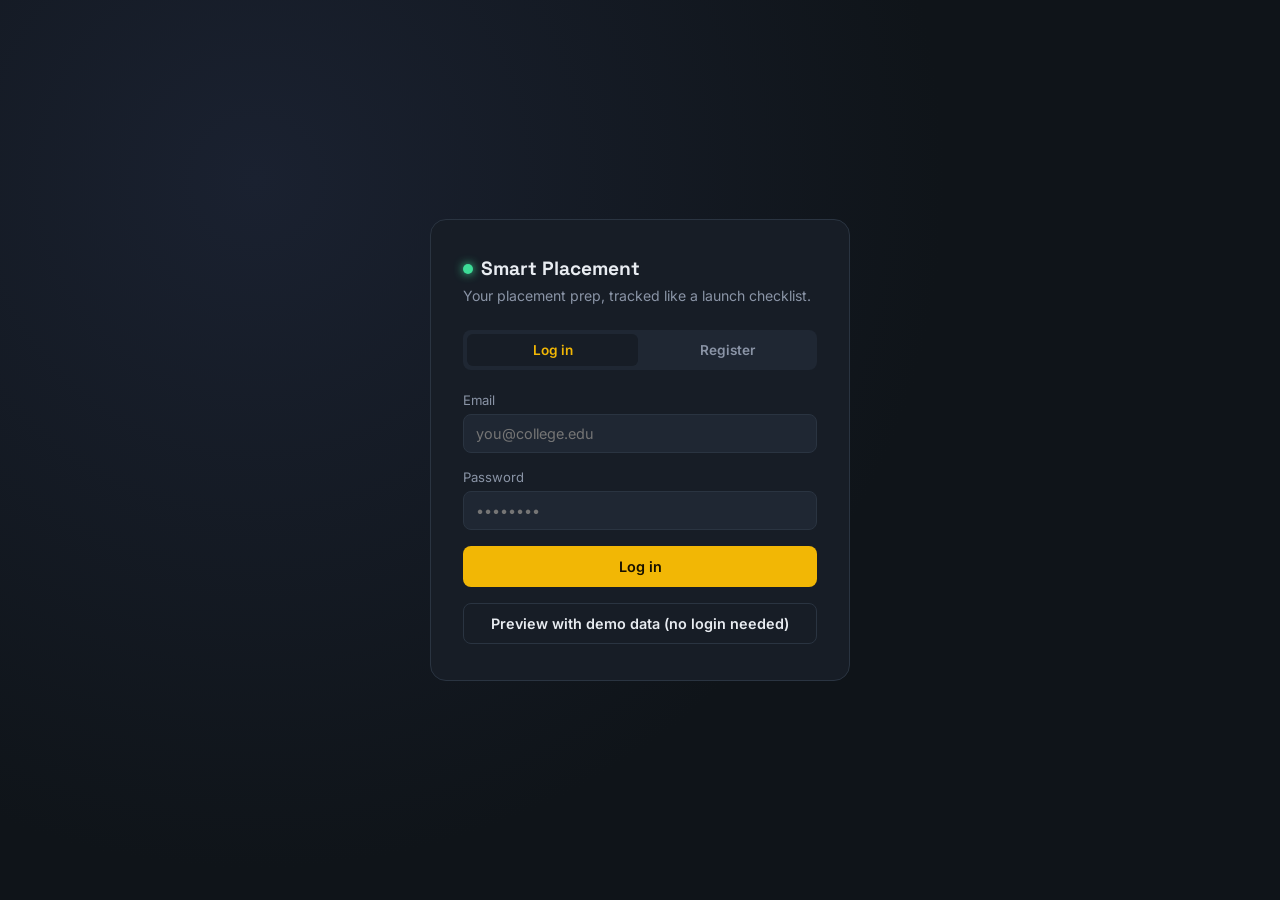
<file: frontend/index.html>
<!DOCTYPE html>
<html lang="en" data-theme="dark">
<head>
<meta charset="UTF-8">
<meta name="viewport" content="width=device-width, initial-scale=1.0">
<title>Smart Placement Tracker — Sign in</title>
<link rel="stylesheet" href="css/styles.css">
</head>
<body>

<div class="auth-shell">
  <div class="auth-card">
    <div class="brand"><span class="dot"></span> Smart Placement</div>
    <div class="subtitle">Your placement prep, tracked like a launch checklist.</div>

    <div class="auth-tabs">
      <div class="auth-tab active" id="tab-login" onclick="switchTab('login')">Log in</div>
      <div class="auth-tab" id="tab-register" onclick="switchTab('register')">Register</div>
    </div>

    <!-- LOGIN FORM -->
    <form id="login-form">
      <div class="field">
        <label>Email</label>
        <input type="email" id="login-email" required placeholder="you@college.edu">
      </div>
      <div class="field">
        <label>Password</label>
        <input type="password" id="login-password" required placeholder="••••••••">
      </div>
      <button class="btn btn-primary btn-block" type="submit">Log in</button>
      <div class="error-msg" id="login-error"></div>
    </form>

    <button type="button" class="btn btn-ghost btn-block mt-16" id="demo-btn">Preview with demo data (no login needed)</button>

    <!-- REGISTER FORM -->
    <form id="register-form" class="hidden">
      <div class="field">
        <label>Full name</label>
        <input type="text" id="reg-name" required placeholder="Alekhya Pinnamaneni">
      </div>
      <div class="field">
        <label>Email</label>
        <input type="email" id="reg-email" required placeholder="you@college.edu">
      </div>
      <div class="field">
        <label>College</label>
        <input type="text" id="reg-college" required placeholder="Sri Vasavi Engineering College">
      </div>
      <div class="grid cols-2">
        <div class="field">
          <label>Branch</label>
          <input type="text" id="reg-branch" required placeholder="CSE - AI">
        </div>
        <div class="field">
          <label>Graduation year</label>
          <input type="number" id="reg-gradyear" required placeholder="2028">
        </div>
      </div>
      <div class="field">
        <label>Password</label>
        <input type="password" id="reg-password" required placeholder="Minimum 8 characters">
      </div>
      <button class="btn btn-primary btn-block" type="submit">Create account</button>
      <div class="error-msg" id="register-error"></div>
    </form>
  </div>
</div>

<script src="js/api.js"></script>
<script src="js/ui.js"></script>
<script src="js/auth.js"></script>
</body>
</html>
</file>
<file: frontend/css/styles.css>
/* ============================================================
   SMART PLACEMENT TRACKER — "MISSION CONTROL" DESIGN SYSTEM
   Theme: your placement prep, run like a launch checklist.
   Readiness = GO / CAUTION / HOLD, not a generic progress bar.
   ============================================================ */

@import url('https://fonts.googleapis.com/css2?family=Space+Grotesk:wght@500;600;700&family=Inter:wght@400;500;600&family=JetBrains+Mono:wght@500;600&display=swap');

:root{
  /* -- Color tokens -- */
  --bg:            #0F1419;
  --surface:       #171D26;
  --surface-2:     #1F2733;
  --border:        #2A3441;
  --text:          #E8ECF1;
  --text-muted:    #8A94A6;
  --go:            #3DDC97;   /* success / cleared */
  --caution:       #F2B705;   /* amber / in-progress */
  --hold:          #FF6B6B;   /* danger / blocked */
  --accent:        #F2B705;
  --accent-soft:   rgba(242,183,5,0.12);

  /* -- Type -- */
  --font-display: 'Space Grotesk', sans-serif;
  --font-body: 'Inter', sans-serif;
  --font-mono: 'JetBrains Mono', monospace;

  /* -- Layout -- */
  --radius: 10px;
  --radius-lg: 16px;
  --sidebar-w: 240px;
}

[data-theme="light"]{
  --bg:            #F6F7F9;
  --surface:       #FFFFFF;
  --surface-2:     #EEF1F5;
  --border:        #E1E5EB;
  --text:          #171D26;
  --text-muted:    #5C6577;
  --accent-soft:   rgba(230,160,5,0.12);
}

*{box-sizing:border-box; margin:0; padding:0;}

body{
  background:var(--bg);
  color:var(--text);
  font-family:var(--font-body);
  min-height:100vh;
  transition:background .2s ease, color .2s ease;
}

a{color:inherit; text-decoration:none;}
button{font-family:inherit; cursor:pointer;}
input,select,textarea{font-family:inherit;}

h1,h2,h3,h4{font-family:var(--font-display); letter-spacing:-0.01em;}

.mono{font-family:var(--font-mono);}

/* ---------- App shell ---------- */
.app-shell{display:flex; min-height:100vh;}

.sidebar{
  width:var(--sidebar-w);
  background:var(--surface);
  border-right:1px solid var(--border);
  padding:24px 16px;
  display:flex;
  flex-direction:column;
  gap:4px;
  position:fixed;
  top:0; left:0; bottom:0;
}

.sidebar .brand{
  font-family:var(--font-display);
  font-weight:700;
  font-size:1.05rem;
  padding:0 10px 20px;
  display:flex;
  align-items:center;
  gap:8px;
}
.sidebar .brand .dot{width:9px;height:9px;border-radius:50%;background:var(--go); box-shadow:0 0 8px var(--go);}

.nav-item{
  display:flex; align-items:center; gap:10px;
  padding:10px 12px;
  border-radius:var(--radius);
  color:var(--text-muted);
  font-size:.92rem;
  font-weight:500;
}
.nav-item:hover{background:var(--surface-2); color:var(--text);}
.nav-item.active{background:var(--accent-soft); color:var(--accent);}
.nav-item .icon{width:18px; text-align:center;}

.sidebar-footer{margin-top:auto; display:flex; flex-direction:column; gap:8px;}

.main{
  margin-left:var(--sidebar-w);
  flex:1;
  padding:28px 36px 60px;
  max-width:1200px;
}

.topbar{
  display:flex; justify-content:space-between; align-items:center;
  margin-bottom:28px;
}
.topbar .eyebrow{color:var(--text-muted); font-size:.8rem; text-transform:uppercase; letter-spacing:.08em;}
.topbar h1{font-size:1.5rem; margin-top:4px;}

.theme-toggle, .icon-btn{
  background:var(--surface-2);
  border:1px solid var(--border);
  color:var(--text);
  border-radius:8px;
  padding:8px 12px;
  font-size:.85rem;
  display:flex; align-items:center; gap:6px;
}
.theme-toggle:hover, .icon-btn:hover{border-color:var(--accent);}

/* ---------- Cards / grid ---------- */
.grid{display:grid; gap:18px;}
.grid.cols-2{grid-template-columns:1fr 1fr;}
.grid.cols-3{grid-template-columns:repeat(3,1fr);}
.grid.cols-4{grid-template-columns:repeat(4,1fr);}

.card{
  background:var(--surface);
  border:1px solid var(--border);
  border-radius:var(--radius-lg);
  padding:20px;
}
.card h3{font-size:.95rem; font-weight:600; margin-bottom:14px; display:flex; align-items:center; justify-content:space-between;}
.card .label{color:var(--text-muted); font-size:.78rem; text-transform:uppercase; letter-spacing:.06em;}

.stat-value{font-family:var(--font-mono); font-size:1.9rem; font-weight:600;}
.stat-sub{color:var(--text-muted); font-size:.8rem; margin-top:4px;}

/* ---------- Readiness gauge (signature element) ---------- */
.gauge-wrap{display:flex; align-items:center; gap:24px; flex-wrap:wrap;}
.gauge-status{
  display:inline-flex; align-items:center; gap:6px;
  padding:4px 10px; border-radius:20px;
  font-size:.75rem; font-weight:600; text-transform:uppercase; letter-spacing:.05em;
  font-family:var(--font-mono);
}
.gauge-status.status-go{background:rgba(61,220,151,.12); color:var(--go);}
.gauge-status.status-caution{background:rgba(242,183,5,.12); color:var(--caution);}
.gauge-status.status-hold{background:rgba(255,107,107,.12); color:var(--hold);}

/* ---------- Progress bars ---------- */
.bar-track{background:var(--surface-2); border-radius:20px; height:8px; overflow:hidden;}
.bar-fill{height:100%; border-radius:20px; background:var(--accent); transition:width .4s ease;}
.bar-row{display:flex; justify-content:space-between; font-size:.82rem; margin-bottom:6px; color:var(--text-muted);}

/* ---------- Forms ---------- */
.field{margin-bottom:16px;}
.field label{display:block; font-size:.82rem; color:var(--text-muted); margin-bottom:6px;}
.field input, .field select, .field textarea{
  width:100%;
  background:var(--surface-2);
  border:1px solid var(--border);
  border-radius:8px;
  padding:10px 12px;
  color:var(--text);
  font-size:.9rem;
}
.field input:focus, .field select:focus, .field textarea:focus{
  outline:none; border-color:var(--accent);
}

.btn{
  display:inline-flex; align-items:center; justify-content:center; gap:8px;
  padding:11px 20px;
  border-radius:8px;
  border:1px solid transparent;
  font-weight:600; font-size:.9rem;
}
.btn-primary{background:var(--accent); color:#171100;}
.btn-primary:hover{filter:brightness(1.08);}
.btn-ghost{background:transparent; border-color:var(--border); color:var(--text);}
.btn-ghost:hover{border-color:var(--accent);}
.btn-danger{background:rgba(255,107,107,.12); color:var(--hold); border-color:rgba(255,107,107,.3);}
.btn-block{width:100%;}

/* ---------- Table ---------- */
table{width:100%; border-collapse:collapse; font-size:.87rem;}
th{text-align:left; color:var(--text-muted); font-weight:500; font-size:.78rem; text-transform:uppercase; letter-spacing:.05em; padding:10px 12px; border-bottom:1px solid var(--border);}
td{padding:12px; border-bottom:1px solid var(--border);}
tr:last-child td{border-bottom:none;}

.pill{display:inline-block; padding:3px 10px; border-radius:20px; font-size:.75rem; font-weight:600; font-family:var(--font-mono);}
.pill-interested{background:var(--surface-2); color:var(--text-muted);}
.pill-applied{background:rgba(242,183,5,.12); color:var(--caution);}
.pill-oa{background:rgba(61,220,151,.1); color:var(--go);}
.pill-interview{background:rgba(61,220,151,.18); color:var(--go);}
.pill-selected{background:rgba(61,220,151,.25); color:var(--go);}
.pill-rejected{background:rgba(255,107,107,.14); color:var(--hold);}

/* ---------- Auth screen ---------- */
.auth-shell{
  min-height:100vh; display:flex; align-items:center; justify-content:center;
  background:radial-gradient(circle at 20% 20%, #1a2130 0%, #0F1419 55%);
  padding:20px;
}
.auth-card{
  width:100%; max-width:420px;
  background:var(--surface);
  border:1px solid var(--border);
  border-radius:var(--radius-lg);
  padding:36px 32px;
}
.auth-card .brand{display:flex; align-items:center; gap:8px; font-family:var(--font-display); font-weight:700; font-size:1.2rem; margin-bottom:6px;}
.auth-card .brand .dot{width:10px;height:10px;border-radius:50%;background:var(--go); box-shadow:0 0 10px var(--go);}
.auth-card .subtitle{color:var(--text-muted); font-size:.88rem; margin-bottom:26px;}
.auth-tabs{display:flex; gap:4px; background:var(--surface-2); border-radius:8px; padding:4px; margin-bottom:22px;}
.auth-tab{flex:1; text-align:center; padding:8px; border-radius:6px; font-size:.85rem; font-weight:600; color:var(--text-muted);}
.auth-tab.active{background:var(--surface); color:var(--accent);}
.error-msg{color:var(--hold); font-size:.83rem; margin-top:10px; display:none;}

/* ---------- Empty state ---------- */
.empty-state{text-align:center; padding:40px 20px; color:var(--text-muted);}
.empty-state .icon{font-size:2rem; margin-bottom:10px;}

/* ---------- Utility ---------- */
.flex{display:flex;} .items-center{align-items:center;} .justify-between{justify-content:space-between;}
.gap-8{gap:8px;} .gap-12{gap:12px;} .gap-16{gap:16px;}
.mt-8{margin-top:8px;} .mt-16{margin-top:16px;} .mt-24{margin-top:24px;}
.hidden{display:none !important;}
.w-full{width:100%;}

/* ---------- Responsive ---------- */
@media (max-width:900px){
  .grid.cols-4{grid-template-columns:repeat(2,1fr);}
  .grid.cols-3{grid-template-columns:repeat(2,1fr);}
  .grid.cols-2{grid-template-columns:1fr;}
}
@media (max-width:720px){
  .sidebar{
    position:fixed; left:0; right:0; top:auto; bottom:0; width:100%; height:64px;
    flex-direction:row; align-items:center; padding:0 8px; border-right:none; border-top:1px solid var(--border);
    overflow-x:auto; gap:2px; z-index:50;
  }
  .sidebar .brand, .sidebar-footer{display:none;}
  .nav-item{flex-direction:column; font-size:.65rem; padding:8px 10px; white-space:nowrap;}
  .main{margin-left:0; padding:20px 16px 90px;}
  .grid.cols-4, .grid.cols-3, .grid.cols-2{grid-template-columns:1fr;}
}
</file>
